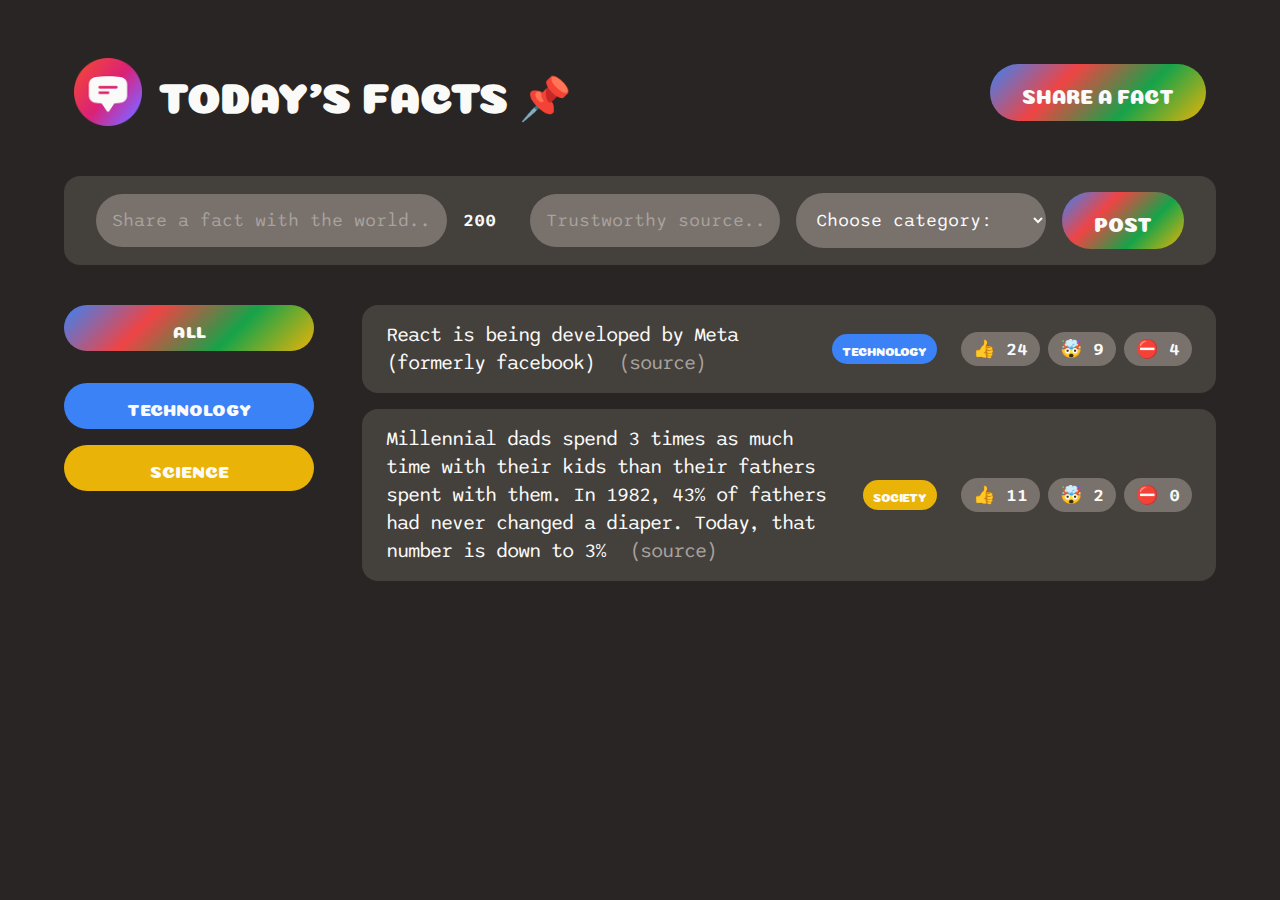
<file: index.html>
<!DOCTYPE html>
<html lang="en">

<head>
  <meta charset="UTF-8" />
  <meta name="viewport" content="width=device-width, initial-scale=1.0" />
  <link rel="shortcut icon" href="./assets/logo.png" type="image/x-icon">
  <title>Share Facts 📔</title>

  <!---------- css --------->
  <link rel="stylesheet" href="./main.css">

  <!---------- google fonts ------------>
  <link rel="preconnect" href="https://fonts.googleapis.com">
  <link rel="preconnect" href="https://fonts.gstatic.com" crossorigin>
  <link href="https://fonts.googleapis.com/css2?family=Coiny&family=Sono:wght@200;400;600;700&display=swap"
    rel="stylesheet">

    <!----------- scripts ------------>
    <script src="./js/app.js" defer></script>
</head>

<body>
  <div class="container">
    <!---------------- header start ---------------->
    <header class="header">
      <div class="logo">
        <img
          src="./assets/logo.png"
          alt="logo image"
        />
        <h1>Today's Facts 📌</h1>
      </div>

      <button class="btn btn-large">Share a fact</button>
    </header>
    <!---------------- header end ---------------->

    <form action="" class="fact-form">
      <input type="text" placeholder="Share a fact with the world...">
      <span>200</span>
      <input type="text" placeholder="Trustworthy source...">
      <select name="" id="">
        <option value="">Choose category:</option>
        <option value="technology">Technology</option>
        <option value="science">Science</option>
        <option value="finance">Finance</option>
      </select>
      <button class="btn btn-large">Post</button>
    </form>
    <!---------------- form end ---------------->

    <main class="main">
      <!---------------- aside menu ---------------->
      <aside>
        <ul>
          <li class="category">
            <button class="btn btn__all-categories">All</button>
          </li>
          <li class="category">
            <button
              class="btn btn__category"
              style="background-color: #3b82f6;">Technology
            </button>
          </li>
          <li class="category">
            <button
              class="btn btn__category"
              style="background-color: #eab308;">Science
            </button>
          </li>
        </ul>
        <ul>
      </aside>
      <!---------------- end ---------------->

      <section>
        <ul>
          <li class="fact">
            <p>
              React is being developed by Meta (formerly facebook)
              <a
                class="source"
                href="https://opensource.fb.com/"
                target="_blank">(source)
              </a>
            </p>
            <span
              class="tag"
              style="background-color: #3b82f6">technology
            </span>
            <div class="vote-btn">
              <button>👍 24</button>
              <button>🤯 9</button>
              <button>⛔️ 4</button>
            </div>
          </li>

          <li class="fact">
            <p>
              Millennial dads spend 3 times as much time with their kids than
              their fathers spent with them. In 1982, 43% of fathers had never
              changed a diaper. Today, that number is down to 3%
              <a
                class="source"
                href="https://www.mother.ly/parenting/millennial-dads-spend-more-time-with-their-kids"
                target="_blank">(source)
              </a>
            </p>
            <span
              class="tag"
              style="background-color: #eab308">society
            </span>
            <div class="vote-btn">
              <button>👍 11</button>
              <button>🤯 2</button>
              <button>⛔️ 0</button>
            </div>
          </li>
        </ul>
      </section>
      <!---------------- section  end ---------------->
    </main>
  </div>
</body>

</html>
</file>
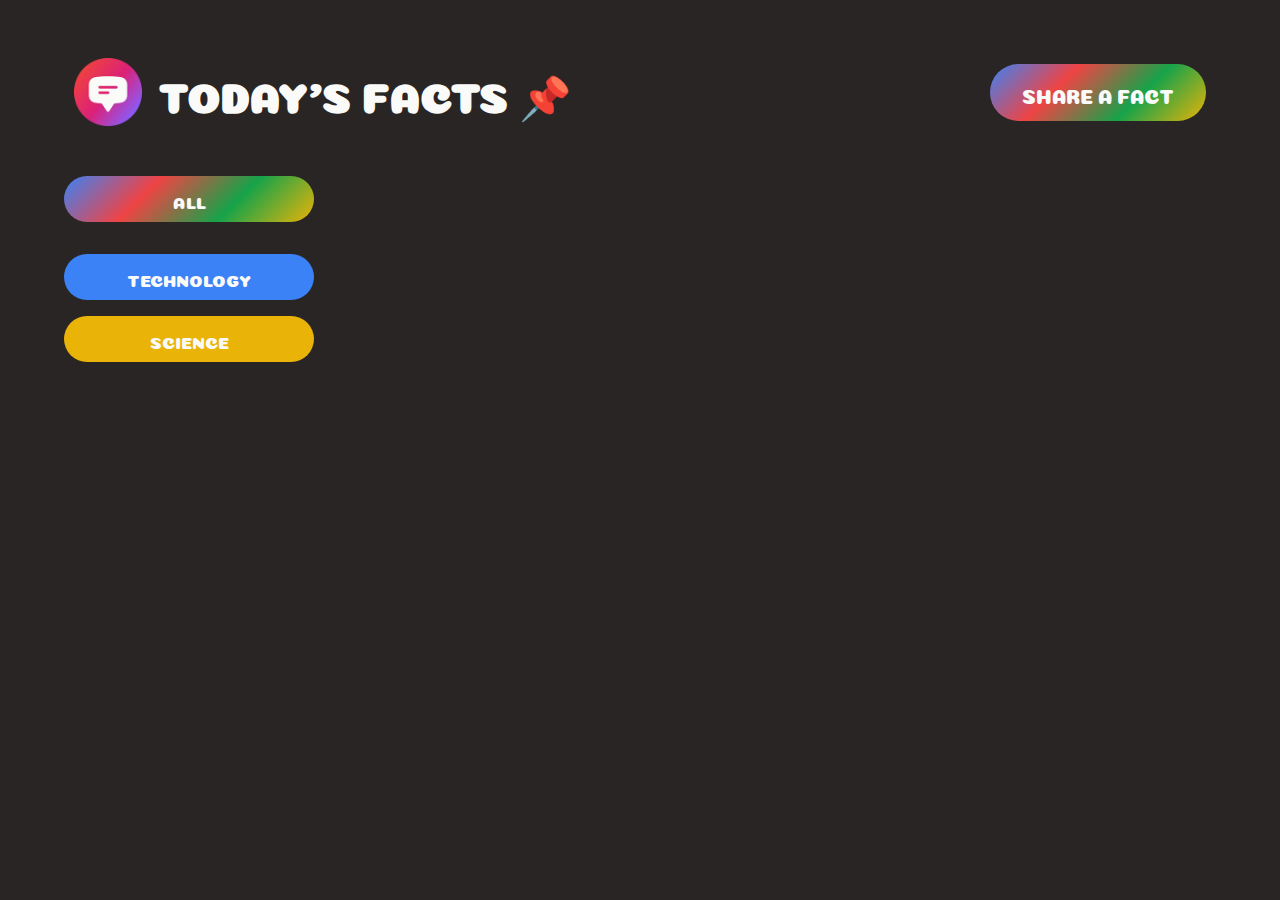
<file: V1/index.html>
<!DOCTYPE html>
<html lang="en">

<head>
  <meta charset="UTF-8" />
  <meta name="viewport" content="width=device-width, initial-scale=1.0" />
  <link rel="shortcut icon" href="./assets/logo.png" type="image/x-icon">
  <title>Share Facts 📔</title>

  <!---------- css --------->
  <link rel="stylesheet" href="./main.css">

  <!---------- google fonts ------------>
  <link rel="preconnect" href="https://fonts.googleapis.com">
  <link rel="preconnect" href="https://fonts.gstatic.com" crossorigin>
  <link href="https://fonts.googleapis.com/css2?family=Coiny&family=Sono:wght@200;400;600;700&display=swap"
    rel="stylesheet">

    <!----------- scripts ------------>
    <script src="./js/app.js" defer></script>
</head>

<body>
  <div class="container">
    <!---------------- header start ---------------->
    <header class="header">
      <div class="logo">
        <img
          src="./assets/logo.png"
          alt="logo image"
        />
        <h1>Today's Facts 📌</h1>
      </div>

      <button id="btn__open" class="btn btn-large">Share a fact</button>
    </header>
    <!---------------- header end ---------------->

    <form action="" class="fact-form hidden">
      <input type="text" placeholder="Share a fact with the world...">
      <span>200</span>
      <input type="text" placeholder="Trustworthy source...">
      <select name="" id="">
        <option value="">Choose category:</option>
        <option value="technology">Technology</option>
        <option value="science">Science</option>
        <option value="finance">Finance</option>
      </select>
      <button class="btn btn-large">Post</button>
    </form>
    <!---------------- form end ---------------->

    <main class="main">
      <!---------------- aside menu ---------------->
      <aside>
        <ul>
          <li class="category">
            <button class="btn btn__all-categories">All</button>
          </li>
          <li class="category">
            <button
              class="btn btn__category"
              style="background-color: #3b82f6;">Technology
            </button>
          </li>
          <li class="category">
            <button
              class="btn btn__category"
              style="background-color: #eab308;">Science
            </button>
          </li>
        </ul>
        <ul>
      </aside>
      <!---------------- end ---------------->

      <section>
        <ul class="facts-list">
          <li class="fact">
            <p>
              React is being developed by Meta (formerly facebook)
              <a
                class="source"
                href="https://opensource.fb.com/"
                target="_blank">(source)
              </a>
            </p>
            <span
              class="tag"
              style="background-color: #3b82f6">technology
            </span>
            <div class="vote-btn">
              <button>👍 24</button>
              <button>🤯 9</button>
              <button>⛔️ 4</button>
            </div>
          </li>

          <li class="fact">
            <p>
              Millennial dads spend 3 times as much time with their kids than
              their fathers spent with them. In 1982, 43% of fathers had never
              changed a diaper. Today, that number is down to 3%
              <a
                class="source"
                href="https://www.mother.ly/parenting/millennial-dads-spend-more-time-with-their-kids"
                target="_blank">(source)
              </a>
            </p>
            <span
              class="tag"
              style="background-color: #eab308">society
            </span>
            <div class="vote-btn">
              <button>👍 11</button>
              <button>🤯 2</button>
              <button>⛔️ 0</button>
            </div>
          </li>
        </ul>
      </section>
      <!---------------- section  end ---------------->
    </main>
  </div>
</body>

</html>
</file>
<file: main.css>
* {
  margin: 0;
  padding: 0;
  box-sizing: border-box;
}

body {
  background-color: #292524;
  color: #fafaf9;
  font-family: 'Sono', sans-serif;
  padding: 48px 64px;
}

ul {
  list-style-type: none;
}

h1 {
  font-size: 42px;
  text-transform: uppercase;
  font-family: 'Coiny', sans-serif;
  line-height: 1;
}

/* --- Components --- */
.container {
  max-width: 1440px;
  margin: 0 auto;
}

.btn {
  border: none;
  border-radius: 100px;

  font-family: 'Coiny', sans-serif;
  line-height: 1;
  text-transform: uppercase;
  font-size: 17px;

  padding: 16px 0 13px;

  color: inherit;
  background: linear-gradient(135deg,
      #3b82f6, #ef4444, #16a34a, #eab308);

  transition: .3s;

  cursor: pointer;
}

.btn:hover {
  transform: scale(110%) rotate(-2deg);
}

.btn-large {
  font-size: 20px;
  padding: 20px 32px 17px;
}

.hidden {
  display: none;
}

/* --- elements class --- */
.header {
  margin-bottom: 40px;
  padding: 10px;

  display: flex;
  align-items: center;
  justify-content: space-between;
}

.logo {
  display: flex;
  align-items: center;
  gap: 16px;
}

.logo img {
  width: 68px;
  height: 68px;
}

.fact-form {
  background-color: #44403c;
  margin-bottom: 40px;
  padding: 16px 32px;

  display: flex;
  align-items: center;
  gap: 16px;

  border-radius: 16px;
}

.fact-form input,
.fact-form select {
  width: 250px;
  background-color: #78716c;
  border: none;
  outline: none;
  border-radius: 100px;
  padding: 16px;
  font-size: 18px;
  color: inherit;
  font-family: inherit;
}

.fact-form input::placeholder {
  color: #a8a29e;
}

.fact-form span {
  font-weight: 600;
  font-size: 18px;
  margin-right: 18px;
}

.fact-form input:first-child {
  flex-grow: 1;
}

.main {
  display: grid;
  grid-template-columns: 250px 1fr;
  gap: 48px;
}

.category {
  margin-bottom: 16px;
}

.btn__all-categories {
  /* aside categories btn */
  margin-bottom: 16px;
  width: 100%;
}

.btn__category {
  width: 100%;
  background-image: none;
}

.fact {
  font-size: 20px;
  line-height: 1.4;
  background-color: #44403c;
  margin-bottom: 16px;
  padding: 16px 24px;
  letter-spacing: -1px;

  display: flex;
  align-items: center;
  gap: 24px;

  border-radius: 16px;
}

.tag {
  text-transform: uppercase;
  font-size: 12px;
  font-family: 'Coiny', sans-serif;
  padding: 8px 10px 5px;
  border-radius: 100px;
}

.source:link,
.source:visited {
  color: #a8a29e;
  text-decoration: none;
  margin-left: 12px;
  transition: .3s;
}

.source:hover,
.source:active {
  color: #3b82f6;
}

.vote-btn {
  margin-left: auto;
  flex-shrink: 0;

  display: flex;
  gap: 8px;
}

.vote-btn button {
  border: none;
  border-radius: 100px;

  background-color: #78716c;
  font-size: 18px;
  font-family: inherit;
  font-weight: 600;
  color: inherit;

  padding: 6px 12px;
  cursor: pointer;
  transition: .3s;
}

.vote-btn button:hover {
  background-color: #292524;
}

.vote-btn button:active {
  transform: scale(.9);
}

/* --- media queries --- */

@media (max-width: 1080px) {
  body {
    padding: 32px 48px;
  }

  .fact-form {
    flex-direction: column;
    align-items: stretch;
  }

  .fact-form input,
  .fact-form select {
    width: auto;
  }

  .fact {
    flex-direction: column;
    align-items: flex-end;
    gap: 12px;
  }
}

@media (max-width: 930px) {
  .main {
    grid-template-columns: 1fr;
  }
}
</file>
<file: V1/main.css>
* {
  margin: 0;
  padding: 0;
  box-sizing: border-box;
}

body {
  background-color: #292524;
  color: #fafaf9;
  font-family: 'Sono', sans-serif;
  padding: 48px 64px;
}

ul {
  list-style-type: none;
}

h1 {
  font-size: 42px;
  text-transform: uppercase;
  font-family: 'Coiny', sans-serif;
  line-height: 1;
}

/* --- Components --- */
.container {
  max-width: 1440px;
  margin: 0 auto;
}

.btn {
  border: none;
  border-radius: 100px;

  font-family: 'Coiny', sans-serif;
  line-height: 1;
  text-transform: uppercase;
  font-size: 17px;

  padding: 16px 0 13px;

  color: inherit;
  background: linear-gradient(135deg,
      #3b82f6, #ef4444, #16a34a, #eab308);

  transition: .3s;

  cursor: pointer;
}

.btn:hover {
  transform: scale(110%) rotate(-2deg);
}

.btn-large {
  font-size: 20px;
  padding: 20px 32px 17px;
}

.hidden {
  display: none !important;
}

/* --- elements class --- */
.header {
  margin-bottom: 40px;
  padding: 10px;

  display: flex;
  align-items: center;
  justify-content: space-between;
}

.logo {
  display: flex;
  align-items: center;
  gap: 16px;
}

.logo img {
  width: 68px;
  height: 68px;
}

.fact-form {
  background-color: #44403c;
  margin-bottom: 40px;
  padding: 16px 32px;

  display: flex;
  align-items: center;
  gap: 16px;

  border-radius: 16px;
}

.fact-form input,
.fact-form select {
  width: 250px;
  background-color: #78716c;
  border: none;
  outline: none;
  border-radius: 100px;
  padding: 16px;
  font-size: 18px;
  color: inherit;
  font-family: inherit;
}

.fact-form input::placeholder {
  color: #a8a29e;
}

.fact-form span {
  font-weight: 600;
  font-size: 18px;
  margin-right: 18px;
}

.fact-form input:first-child {
  flex-grow: 1;
}

.main {
  display: grid;
  grid-template-columns: 250px 1fr;
  gap: 48px;
}

.category {
  margin-bottom: 16px;
}

.btn__all-categories {
  /* aside categories btn */
  margin-bottom: 16px;
  width: 100%;
}

.btn__category {
  width: 100%;
  background-image: none;
}

.fact {
  font-size: 20px;
  line-height: 1.4;
  background-color: #44403c;
  margin-bottom: 16px;
  padding: 16px 24px;
  letter-spacing: -1px;

  display: flex;
  align-items: center;
  gap: 24px;

  border-radius: 16px;
}

.tag {
  text-transform: uppercase;
  font-size: 12px;
  font-family: 'Coiny', sans-serif;
  padding: 8px 10px 5px;
  border-radius: 100px;
}

.source:link,
.source:visited {
  color: #a8a29e;
  text-decoration: none;
  margin-left: 12px;
  transition: .3s;
}

.source:hover,
.source:active {
  color: #3b82f6;
}

.vote-btn {
  margin-left: auto;
  flex-shrink: 0;

  display: flex;
  gap: 8px;
}

.vote-btn button {
  border: none;
  border-radius: 100px;

  background-color: #78716c;
  font-size: 18px;
  font-family: inherit;
  font-weight: 600;
  color: inherit;

  padding: 6px 12px;
  cursor: pointer;
  transition: .3s;
}

.vote-btn button:hover {
  background-color: #292524;
}

.vote-btn button:active {
  transform: scale(.9);
}

/* --- media queries --- */

@media (max-width: 1080px) {
  body {
    padding: 32px 48px;
  }

  .fact-form {
    flex-direction: column;
    align-items: stretch;
  }

  .fact-form input,
  .fact-form select {
    width: auto;
  }

  .fact {
    flex-direction: column;
    align-items: flex-end;
    gap: 12px;
  }
}

@media (max-width: 930px) {
  .main {
    grid-template-columns: 1fr;
  }
}
</file>
